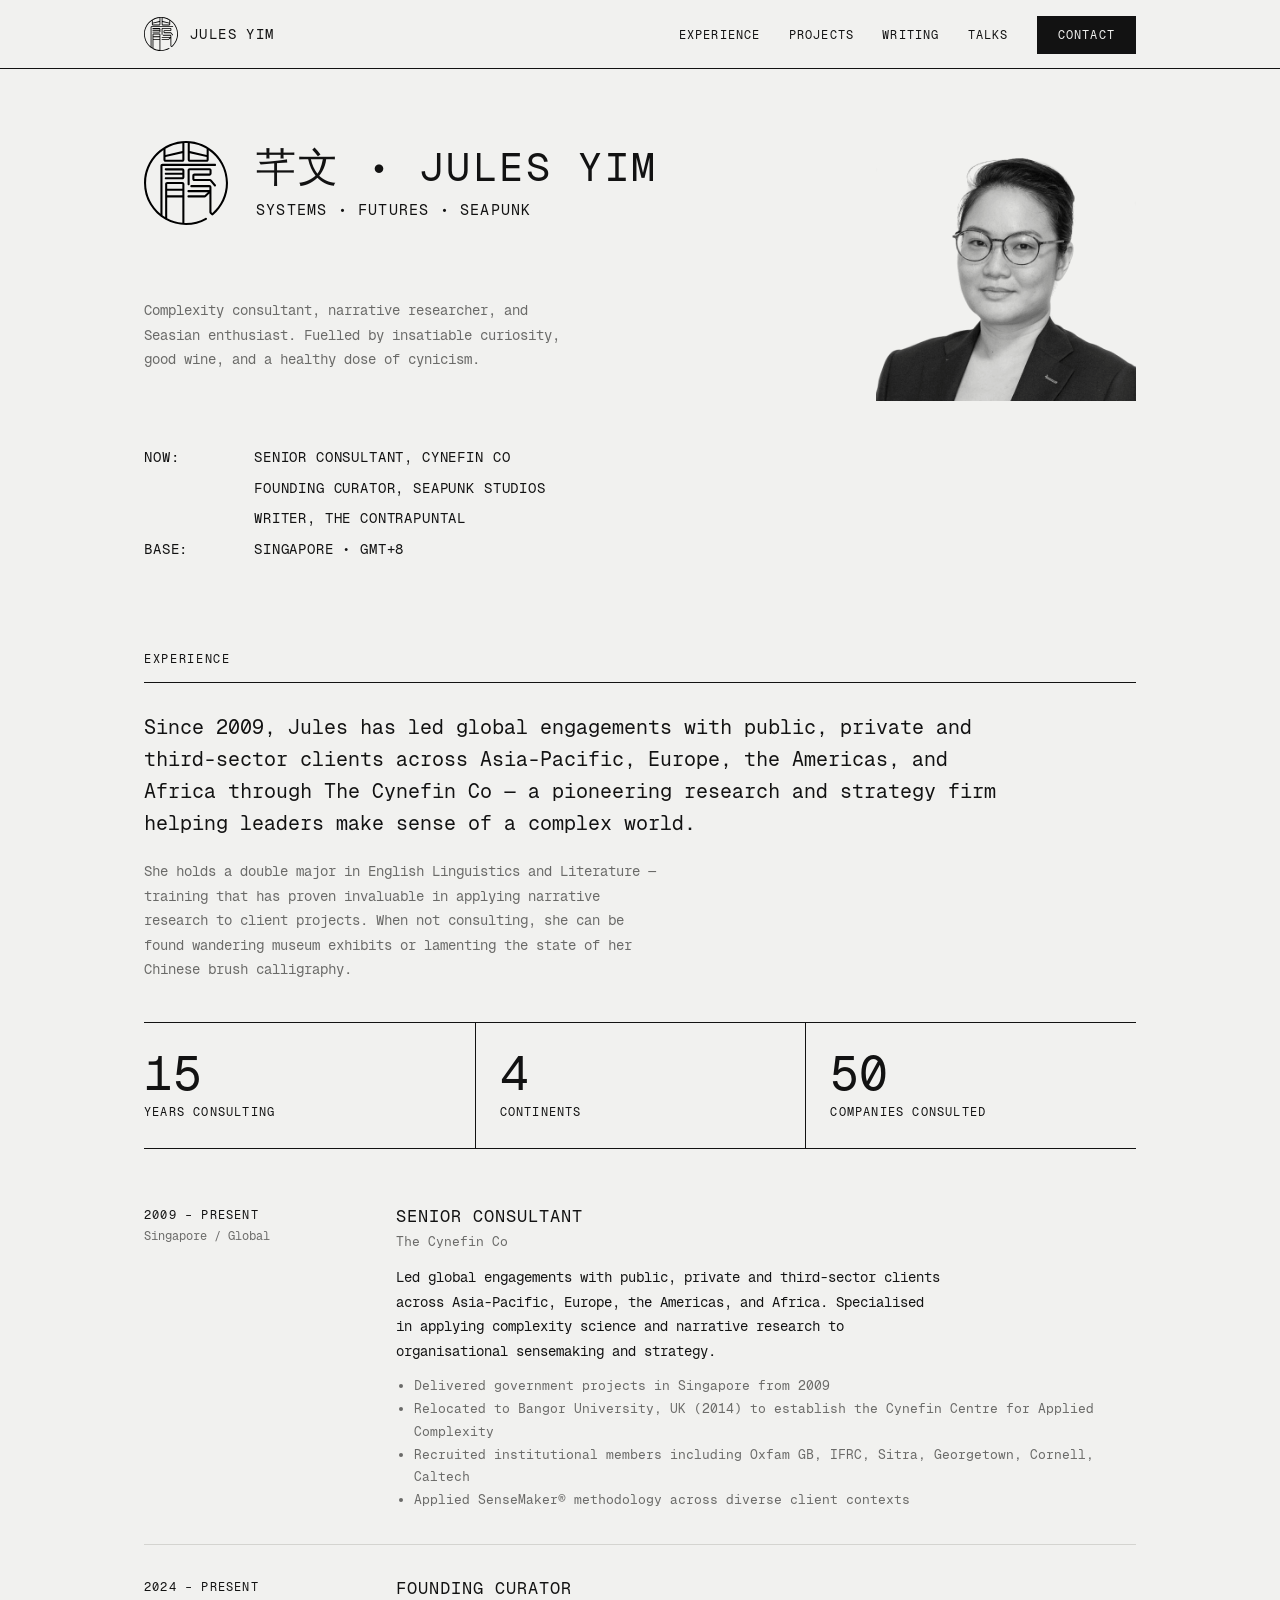
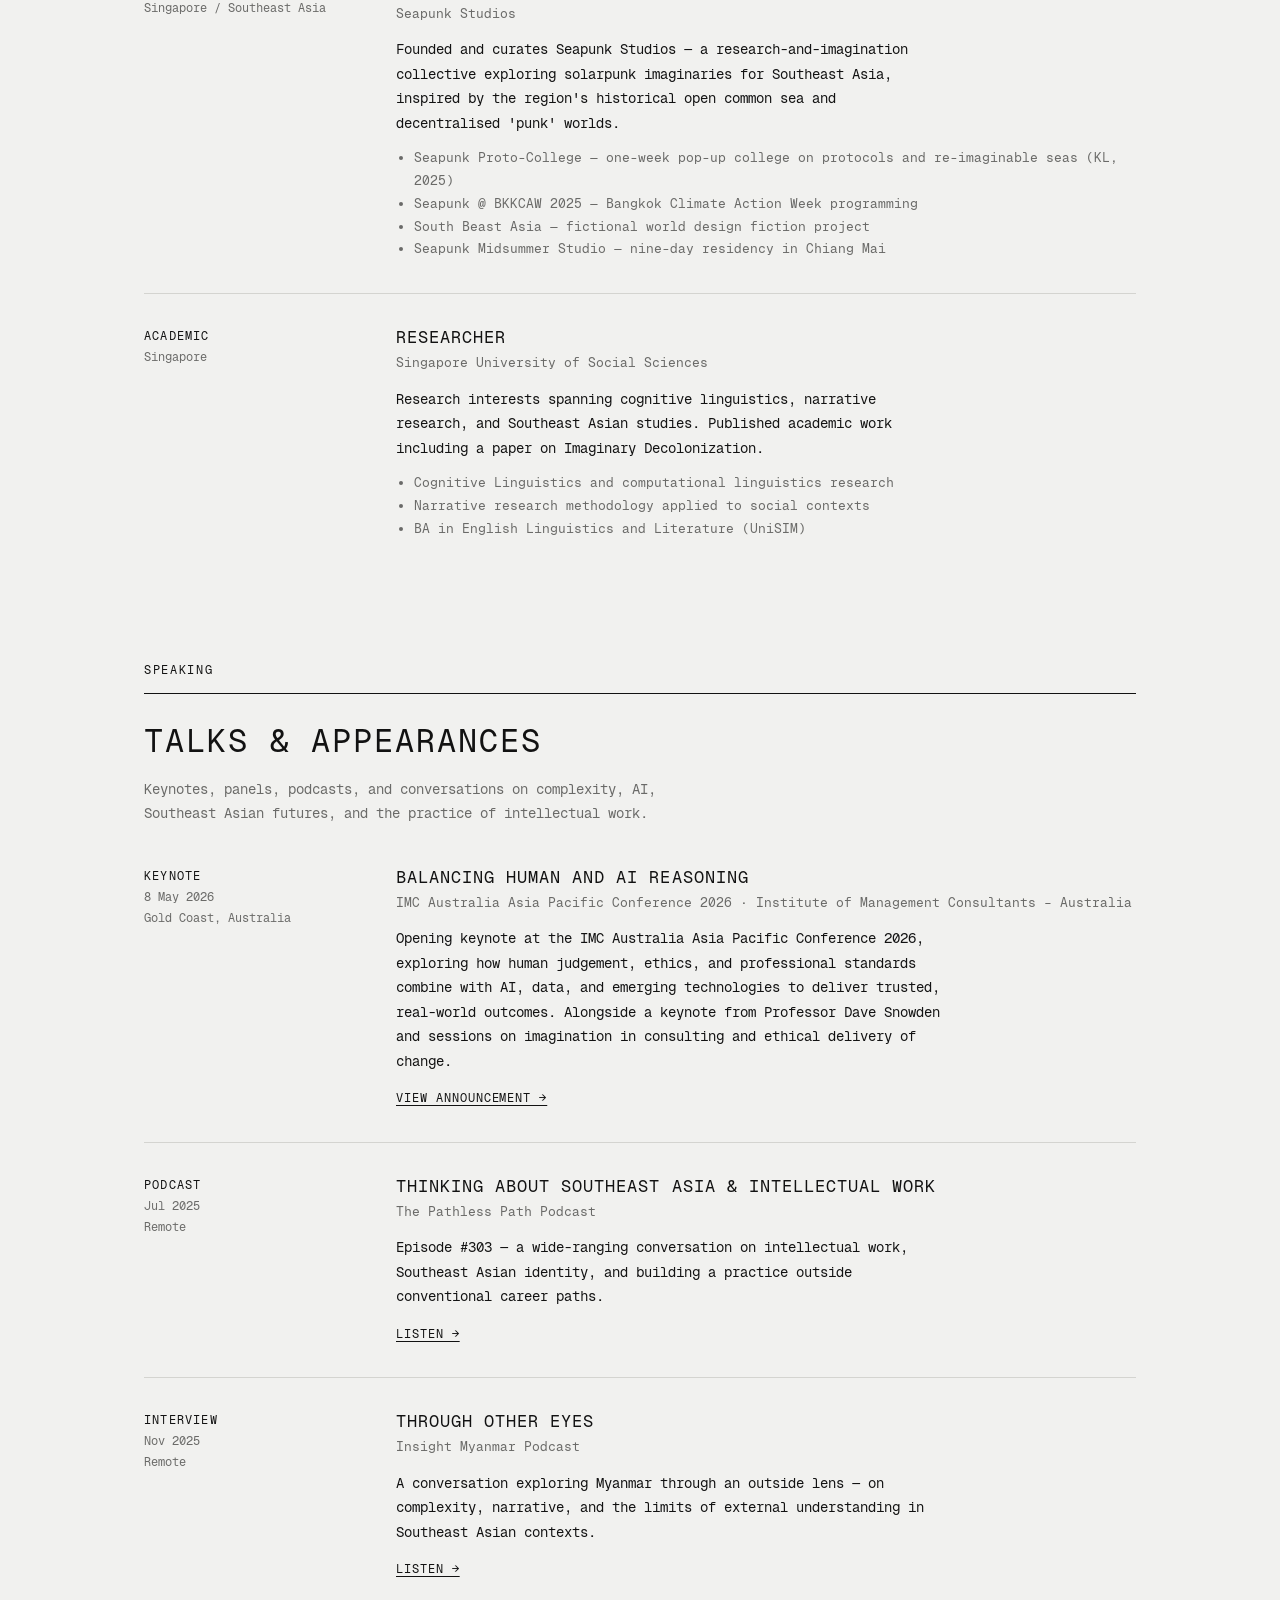
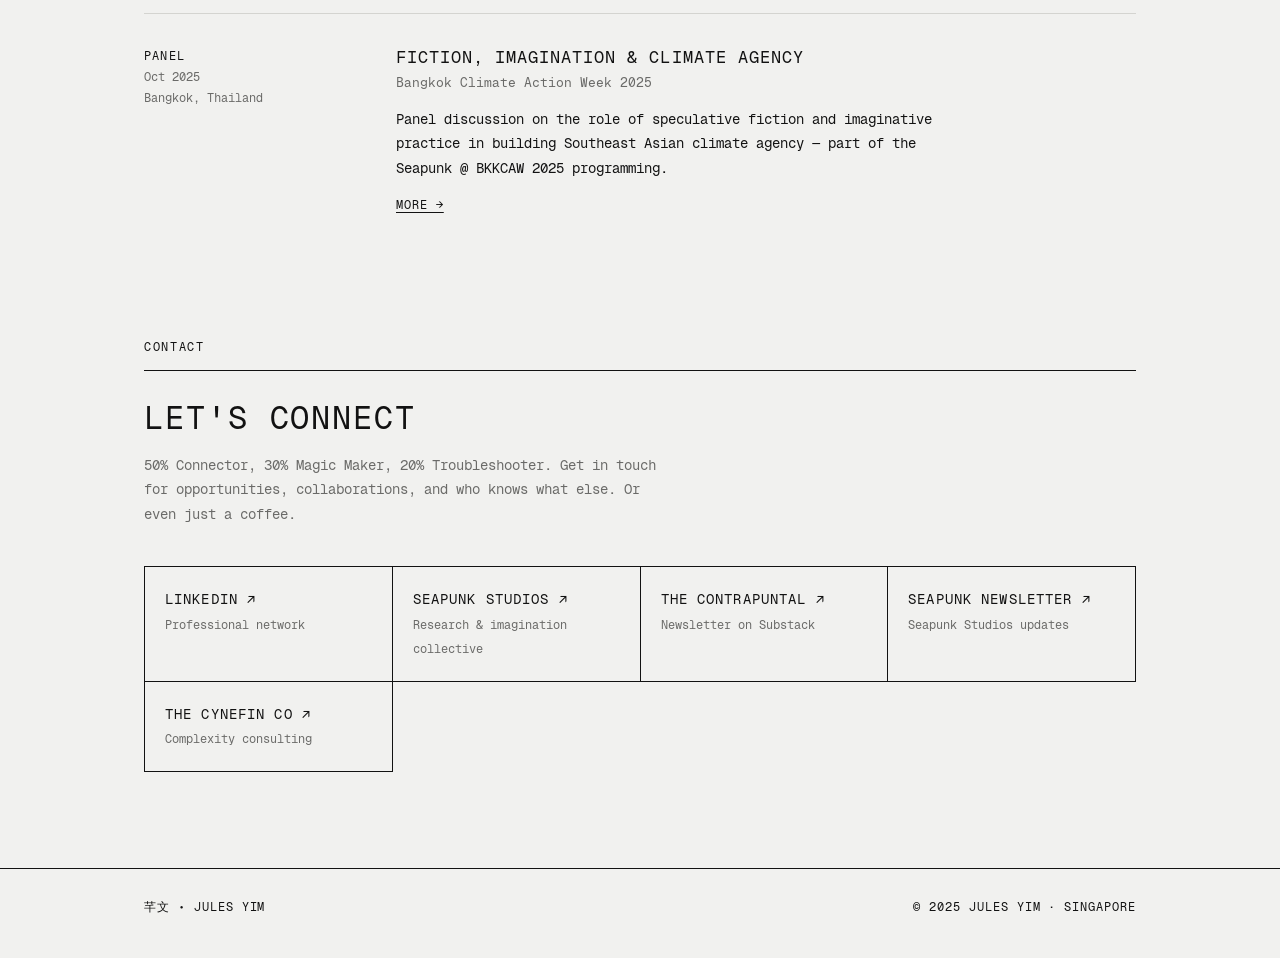
<file: index.html>
<!doctype html>
<html lang="en">
<head>
  <meta charset="utf-8">
  <meta name="viewport" content="width=device-width, initial-scale=1">
  <title>Jules Yim</title>
  <meta name="description" content="Jules Yim — Senior Consultant, Founding Curator of Seapunk Studios, researcher and writer based in Singapore.">
  <link rel="icon" href="assets/logo.svg" type="image/svg+xml">
  <link rel="stylesheet" href="styles.css?v=3">
</head>
<body>

<header class="nav">
  <div class="wrap">
    <a class="brand" href="index.html"><img src="assets/logo.svg" alt="" width="34" height="34">Jules Yim</a>
    <ul>
      <li><a href="index.html#experience">Experience</a></li>
      <li><a href="projects.html">Projects</a></li>
      <li><a href="writing.html">Writing</a></li>
      <li><a href="index.html#talks">Talks</a></li>
      <li><a class="btn" href="index.html#contact">Contact</a></li>
    </ul>
  </div>
</header>

<main class="wrap">

  <div class="card">
    <div class="text">
      <div class="id">
        <img src="assets/logo.svg" alt="Jules Yim seal" width="84" height="84">
        <div>
          <h1>芊文 • Jules Yim</h1>
          <div class="fields">Systems • Futures • Seapunk</div>
        </div>
      </div>
      <p class="tagline">Complexity consultant, narrative researcher, and Seasian enthusiast. Fuelled by insatiable curiosity, good wine, and a healthy dose of cynicism.</p>
      <dl>
        <dt>Now:</dt><dd>Senior Consultant, Cynefin Co</dd>
        <dt></dt><dd>Founding Curator, Seapunk Studios</dd>
        <dt></dt><dd>Writer, The Contrapuntal</dd>
        <dt>Base:</dt><dd>Singapore • GMT+8</dd>
      </dl>
    </div>
    <img class="photo" src="assets/jules-yim.jpg" alt="Portrait of Jules Yim" width="600" height="600">
  </div>

  <section id="experience">
    <div class="label">Experience</div>
    <p class="lede">Since 2009, Jules has led global engagements with public, private and third-sector clients across Asia-Pacific, Europe, the Americas, and Africa through The Cynefin Co — a pioneering research and strategy firm helping leaders make sense of a complex world.</p>
    <p class="sub">She holds a double major in English Linguistics and Literature — training that has proven invaluable in applying narrative research to client projects. When not consulting, she can be found wandering museum exhibits or lamenting the state of her Chinese brush calligraphy.</p>

    <div class="stats">
      <div><strong>15</strong><span>Years consulting</span></div>
      <div><strong>4</strong><span>Continents</span></div>
      <div><strong>50</strong><span>Companies consulted</span></div>
    </div>

    <article class="entry">
      <div class="meta"><b>2009 – Present</b>Singapore / Global</div>
      <div>
        <h3>Senior Consultant</h3>
        <div class="org">The Cynefin Co</div>
        <p>Led global engagements with public, private and third-sector clients across Asia-Pacific, Europe, the Americas, and Africa. Specialised in applying complexity science and narrative research to organisational sensemaking and strategy.</p>
        <ul>
          <li>Delivered government projects in Singapore from 2009</li>
          <li>Relocated to Bangor University, UK (2014) to establish the Cynefin Centre for Applied Complexity</li>
          <li>Recruited institutional members including Oxfam GB, IFRC, Sitra, Georgetown, Cornell, Caltech</li>
          <li>Applied SenseMaker® methodology across diverse client contexts</li>
        </ul>
      </div>
    </article>

    <article class="entry">
      <div class="meta"><b>2024 – Present</b>Singapore / Southeast Asia</div>
      <div>
        <h3>Founding Curator</h3>
        <div class="org">Seapunk Studios</div>
        <p>Founded and curates Seapunk Studios — a research-and-imagination collective exploring solarpunk imaginaries for Southeast Asia, inspired by the region's historical open common sea and decentralised 'punk' worlds.</p>
        <ul>
          <li>Seapunk Proto-College — one-week pop-up college on protocols and re-imaginable seas (KL, 2025)</li>
          <li>Seapunk @ BKKCAW 2025 — Bangkok Climate Action Week programming</li>
          <li>South Beast Asia — fictional world design fiction project</li>
          <li>Seapunk Midsummer Studio — nine-day residency in Chiang Mai</li>
        </ul>
      </div>
    </article>

    <article class="entry">
      <div class="meta"><b>Academic</b>Singapore</div>
      <div>
        <h3>Researcher</h3>
        <div class="org">Singapore University of Social Sciences</div>
        <p>Research interests spanning cognitive linguistics, narrative research, and Southeast Asian studies. Published academic work including a paper on Imaginary Decolonization.</p>
        <ul>
          <li>Cognitive Linguistics and computational linguistics research</li>
          <li>Narrative research methodology applied to social contexts</li>
          <li>BA in English Linguistics and Literature (UniSIM)</li>
        </ul>
      </div>
    </article>
  </section>

  <section id="talks">
    <div class="label">Speaking</div>
    <h2>Talks &amp; Appearances</h2>
    <p class="sub">Keynotes, panels, podcasts, and conversations on complexity, AI, Southeast Asian futures, and the practice of intellectual work.</p>

    <article class="entry">
      <div class="meta"><b>Keynote</b>8 May 2026<br>Gold Coast, Australia</div>
      <div>
        <h3>Balancing Human and AI Reasoning</h3>
        <div class="org">IMC Australia Asia Pacific Conference 2026 · Institute of Management Consultants – Australia</div>
        <p>Opening keynote at the IMC Australia Asia Pacific Conference 2026, exploring how human judgement, ethics, and professional standards combine with AI, data, and emerging technologies to deliver trusted, real-world outcomes. Alongside a keynote from Professor Dave Snowden and sessions on imagination in consulting and ethical delivery of change.</p>
        <a class="more" href="https://www.linkedin.com/feed/update/urn%3Ali%3Aactivity%3A7437710015148478464/" target="_blank" rel="noopener noreferrer">View announcement →</a>
      </div>
    </article>

    <article class="entry">
      <div class="meta"><b>Podcast</b>Jul 2025<br>Remote</div>
      <div>
        <h3>Thinking About Southeast Asia &amp; Intellectual Work</h3>
        <div class="org">The Pathless Path Podcast</div>
        <p>Episode #303 — a wide-ranging conversation on intellectual work, Southeast Asian identity, and building a practice outside conventional career paths.</p>
        <a class="more" href="https://newsletter.pathlesspath.com" target="_blank" rel="noopener noreferrer">Listen →</a>
      </div>
    </article>

    <article class="entry">
      <div class="meta"><b>Interview</b>Nov 2025<br>Remote</div>
      <div>
        <h3>Through Other Eyes</h3>
        <div class="org">Insight Myanmar Podcast</div>
        <p>A conversation exploring Myanmar through an outside lens — on complexity, narrative, and the limits of external understanding in Southeast Asian contexts.</p>
        <a class="more" href="https://thecontrapuntal.substack.com" target="_blank" rel="noopener noreferrer">Listen →</a>
      </div>
    </article>

    <article class="entry">
      <div class="meta"><b>Panel</b>Oct 2025<br>Bangkok, Thailand</div>
      <div>
        <h3>Fiction, Imagination &amp; Climate Agency</h3>
        <div class="org">Bangkok Climate Action Week 2025</div>
        <p>Panel discussion on the role of speculative fiction and imaginative practice in building Southeast Asian climate agency — part of the Seapunk @ BKKCAW 2025 programming.</p>
        <a class="more" href="https://seapunkstudios.notion.site" target="_blank" rel="noopener noreferrer">More →</a>
      </div>
    </article>
  </section>

  <section id="contact">
    <div class="label">Contact</div>
    <h2>Let's connect</h2>
    <p class="sub">50% Connector, 30% Magic Maker, 20% Troubleshooter. Get in touch for opportunities, collaborations, and who knows what else. Or even just a coffee.</p>

    <div class="links">
      <a href="https://linkedin.com/in/jules-yim" target="_blank" rel="noopener noreferrer"><b>LinkedIn ↗</b><span>Professional network</span></a>
      <a href="https://seapunkstudios.notion.site" target="_blank" rel="noopener noreferrer"><b>Seapunk Studios ↗</b><span>Research &amp; imagination collective</span></a>
      <a href="https://thecontrapuntal.substack.com" target="_blank" rel="noopener noreferrer"><b>The Contrapuntal ↗</b><span>Newsletter on Substack</span></a>
      <a href="https://seapunk.substack.com" target="_blank" rel="noopener noreferrer"><b>Seapunk Newsletter ↗</b><span>Seapunk Studios updates</span></a>
      <a href="https://thecynefin.co/team/jules-yim/" target="_blank" rel="noopener noreferrer"><b>The Cynefin Co ↗</b><span>Complexity consulting</span></a>
    </div>
  </section>

</main>

<footer>
  <div class="wrap">
    <div>芊文 • Jules Yim</div>
    <div>© 2025 Jules Yim · Singapore</div>
  </div>
</footer>

</body>
</html>
</file>
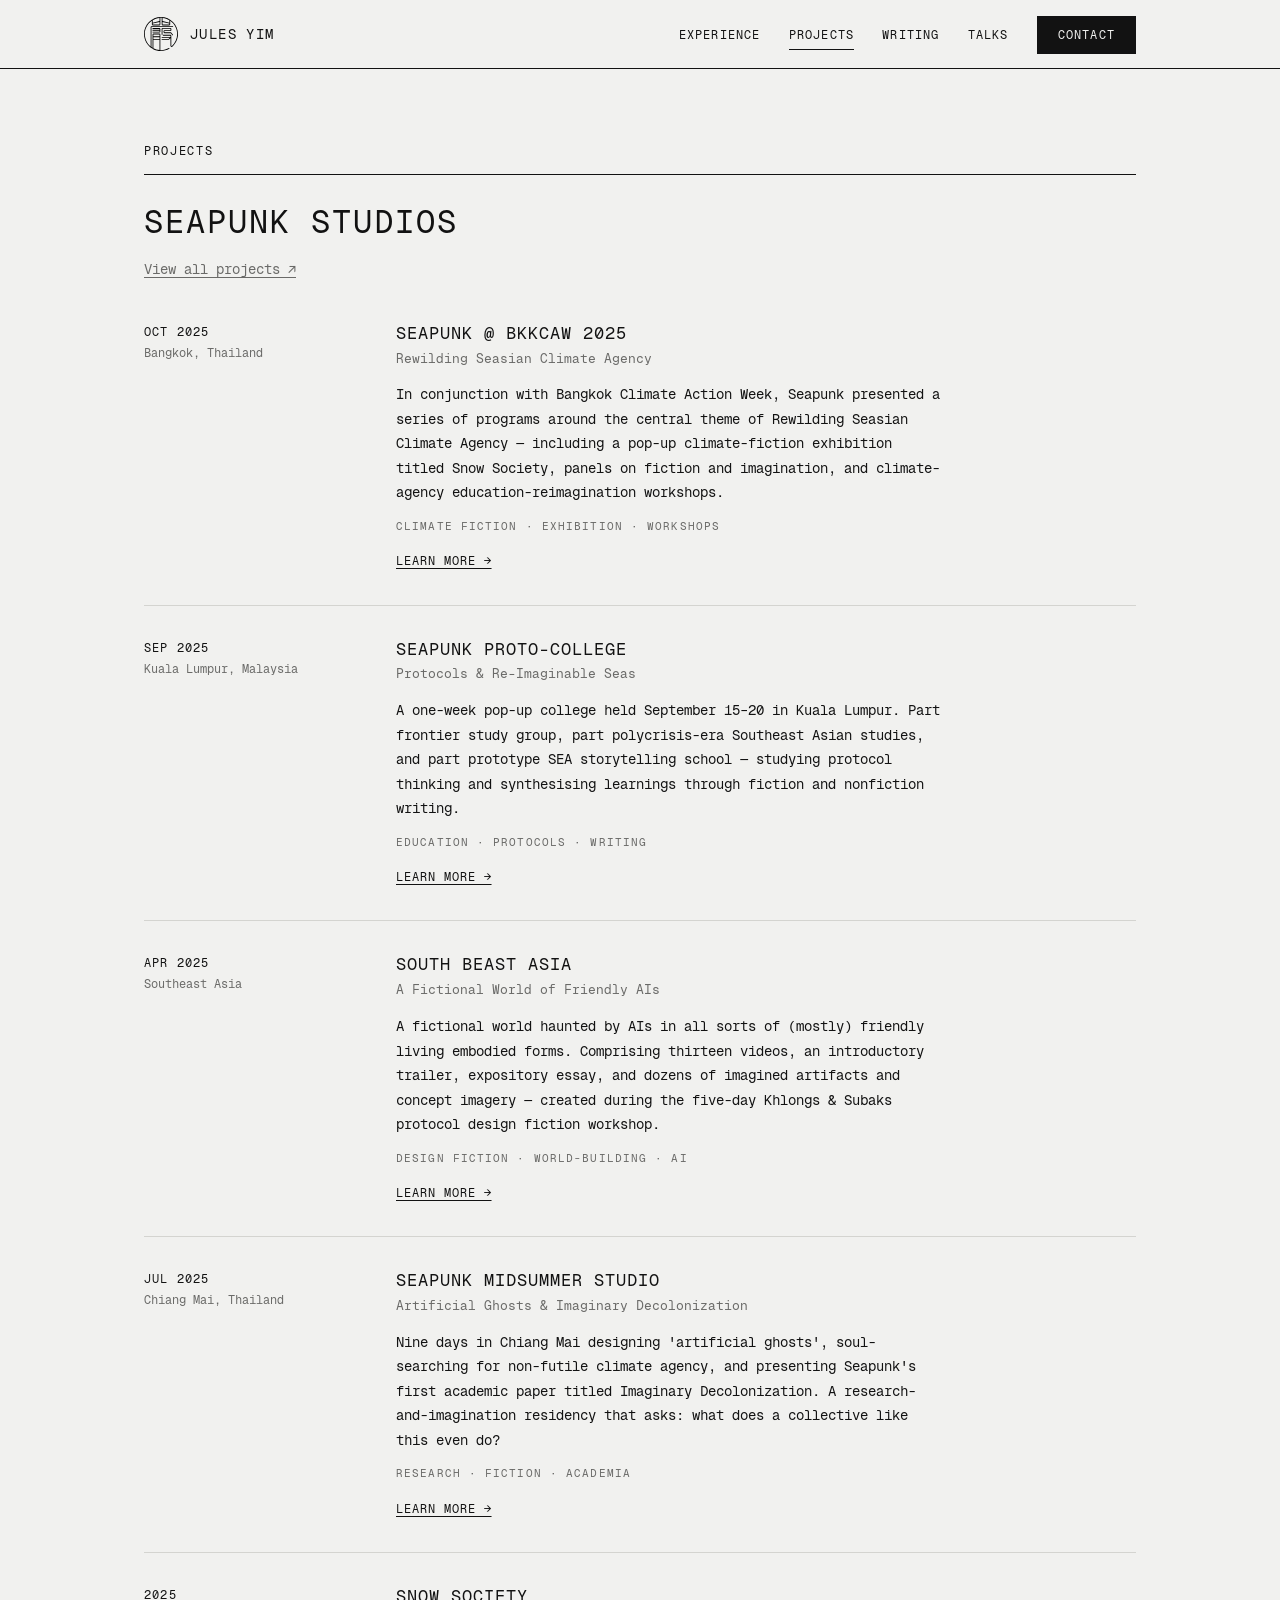
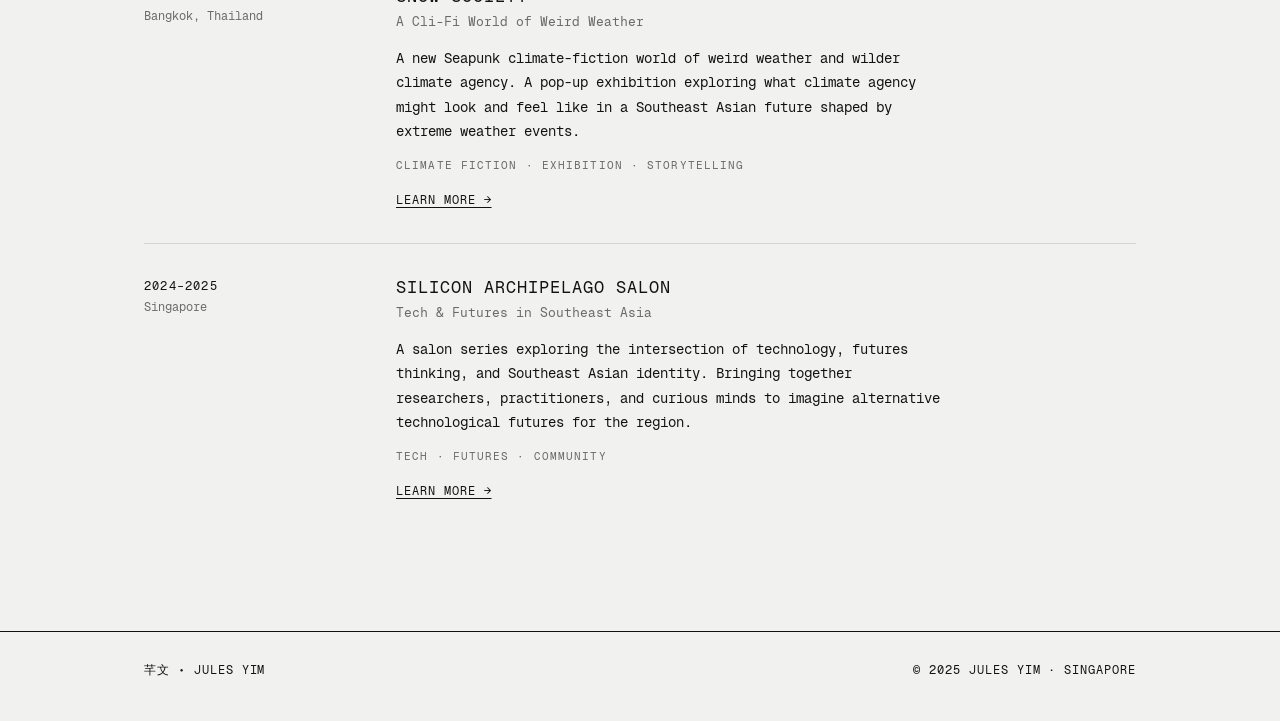
<file: projects.html>
<!doctype html>
<html lang="en">
<head>
  <meta charset="utf-8">
  <meta name="viewport" content="width=device-width, initial-scale=1">
  <title>Projects — Jules Yim</title>
  <meta name="description" content="Seapunk Studios projects curated by Jules Yim.">
  <link rel="icon" href="assets/logo.svg" type="image/svg+xml">
  <link rel="stylesheet" href="styles.css?v=3">
</head>
<body>

<header class="nav">
  <div class="wrap">
    <a class="brand" href="index.html"><img src="assets/logo.svg" alt="" width="34" height="34">Jules Yim</a>
    <ul>
      <li><a href="index.html#experience">Experience</a></li>
      <li><a href="projects.html" aria-current="page">Projects</a></li>
      <li><a href="writing.html">Writing</a></li>
      <li><a href="index.html#talks">Talks</a></li>
      <li><a class="btn" href="index.html#contact">Contact</a></li>
    </ul>
  </div>
</header>

<main class="wrap">
  <section class="page-head">
    <div class="label">Projects</div>
    <h2>Seapunk Studios</h2>
    <p class="sub"><a href="https://seapunkstudios.notion.site" target="_blank" rel="noopener noreferrer">View all projects ↗</a></p>

    <article class="entry">
      <div class="meta"><b>Oct 2025</b>Bangkok, Thailand</div>
      <div>
        <h3>Seapunk @ BKKCAW 2025</h3>
        <div class="org">Rewilding Seasian Climate Agency</div>
        <p>In conjunction with Bangkok Climate Action Week, Seapunk presented a series of programs around the central theme of Rewilding Seasian Climate Agency — including a pop-up climate-fiction exhibition titled Snow Society, panels on fiction and imagination, and climate-agency education-reimagination workshops.</p>
        <p class="tags">Climate Fiction · Exhibition · Workshops</p>
        <a class="more" href="https://seapunkstudios.notion.site" target="_blank" rel="noopener noreferrer">Learn more →</a>
      </div>
    </article>

    <article class="entry">
      <div class="meta"><b>Sep 2025</b>Kuala Lumpur, Malaysia</div>
      <div>
        <h3>Seapunk Proto-College</h3>
        <div class="org">Protocols &amp; Re-Imaginable Seas</div>
        <p>A one-week pop-up college held September 15–20 in Kuala Lumpur. Part frontier study group, part polycrisis-era Southeast Asian studies, and part prototype SEA storytelling school — studying protocol thinking and synthesising learnings through fiction and nonfiction writing.</p>
        <p class="tags">Education · Protocols · Writing</p>
        <a class="more" href="https://seapunkstudios.notion.site" target="_blank" rel="noopener noreferrer">Learn more →</a>
      </div>
    </article>

    <article class="entry">
      <div class="meta"><b>Apr 2025</b>Southeast Asia</div>
      <div>
        <h3>South Beast Asia</h3>
        <div class="org">A Fictional World of Friendly AIs</div>
        <p>A fictional world haunted by AIs in all sorts of (mostly) friendly living embodied forms. Comprising thirteen videos, an introductory trailer, expository essay, and dozens of imagined artifacts and concept imagery — created during the five-day Khlongs &amp; Subaks protocol design fiction workshop.</p>
        <p class="tags">Design Fiction · World-building · AI</p>
        <a class="more" href="https://southbeast.asia" target="_blank" rel="noopener noreferrer">Learn more →</a>
      </div>
    </article>

    <article class="entry">
      <div class="meta"><b>Jul 2025</b>Chiang Mai, Thailand</div>
      <div>
        <h3>Seapunk Midsummer Studio</h3>
        <div class="org">Artificial Ghosts &amp; Imaginary Decolonization</div>
        <p>Nine days in Chiang Mai designing 'artificial ghosts', soul-searching for non-futile climate agency, and presenting Seapunk's first academic paper titled Imaginary Decolonization. A research-and-imagination residency that asks: what does a collective like this even do?</p>
        <p class="tags">Research · Fiction · Academia</p>
        <a class="more" href="https://seapunkstudios.notion.site" target="_blank" rel="noopener noreferrer">Learn more →</a>
      </div>
    </article>

    <article class="entry">
      <div class="meta"><b>2025</b>Bangkok, Thailand</div>
      <div>
        <h3>Snow Society</h3>
        <div class="org">A Cli-Fi World of Weird Weather</div>
        <p>A new Seapunk climate-fiction world of weird weather and wilder climate agency. A pop-up exhibition exploring what climate agency might look and feel like in a Southeast Asian future shaped by extreme weather events.</p>
        <p class="tags">Climate Fiction · Exhibition · Storytelling</p>
        <a class="more" href="https://seapunkstudios.notion.site" target="_blank" rel="noopener noreferrer">Learn more →</a>
      </div>
    </article>

    <article class="entry">
      <div class="meta"><b>2024–2025</b>Singapore</div>
      <div>
        <h3>Silicon Archipelago Salon</h3>
        <div class="org">Tech &amp; Futures in Southeast Asia</div>
        <p>A salon series exploring the intersection of technology, futures thinking, and Southeast Asian identity. Bringing together researchers, practitioners, and curious minds to imagine alternative technological futures for the region.</p>
        <p class="tags">Tech · Futures · Community</p>
        <a class="more" href="https://seapunkstudios.notion.site" target="_blank" rel="noopener noreferrer">Learn more →</a>
      </div>
    </article>
  </section>
</main>

<footer>
  <div class="wrap">
    <div>芊文 • Jules Yim</div>
    <div>© 2025 Jules Yim · Singapore</div>
  </div>
</footer>

</body>
</html>
</file>
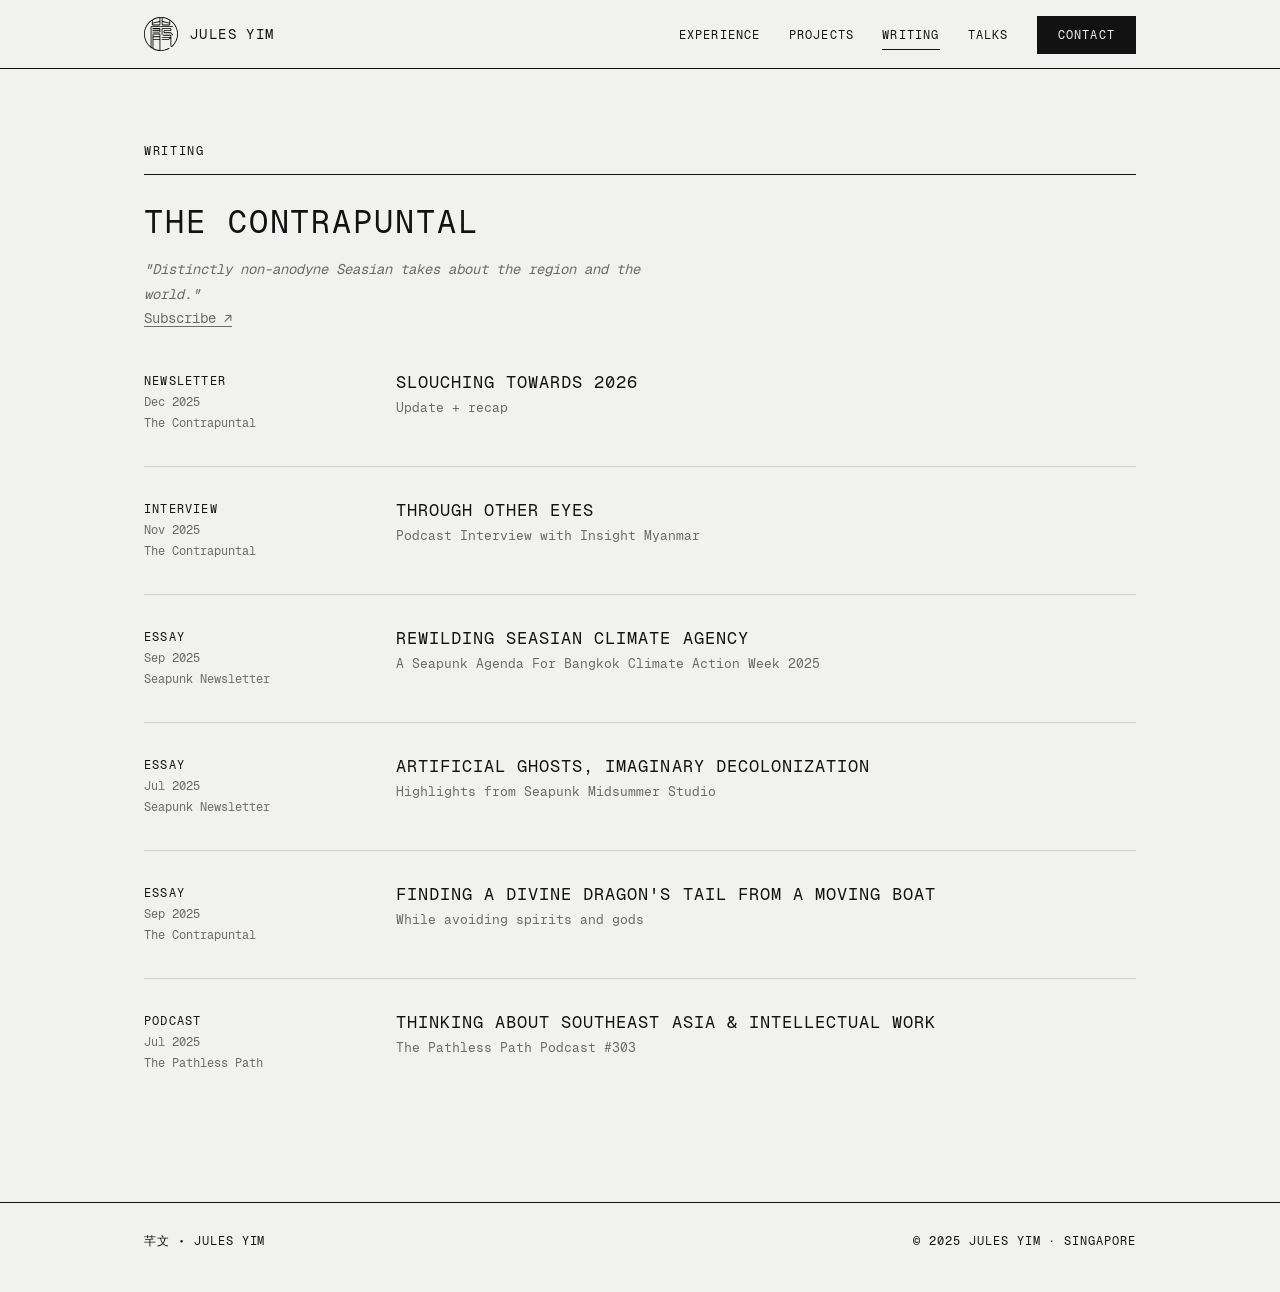
<file: writing.html>
<!doctype html>
<html lang="en">
<head>
  <meta charset="utf-8">
  <meta name="viewport" content="width=device-width, initial-scale=1">
  <title>Writing — Jules Yim</title>
  <meta name="description" content="Essays, newsletters and interviews by Jules Yim.">
  <link rel="icon" href="assets/logo.svg" type="image/svg+xml">
  <link rel="stylesheet" href="styles.css?v=3">
</head>
<body>

<header class="nav">
  <div class="wrap">
    <a class="brand" href="index.html"><img src="assets/logo.svg" alt="" width="34" height="34">Jules Yim</a>
    <ul>
      <li><a href="index.html#experience">Experience</a></li>
      <li><a href="projects.html">Projects</a></li>
      <li><a href="writing.html" aria-current="page">Writing</a></li>
      <li><a href="index.html#talks">Talks</a></li>
      <li><a class="btn" href="index.html#contact">Contact</a></li>
    </ul>
  </div>
</header>

<main class="wrap">
  <section class="page-head">
    <div class="label">Writing</div>
    <h2>The Contrapuntal</h2>
    <p class="sub"><i>"Distinctly non-anodyne Seasian takes about the region and the world."</i><br><a href="https://thecontrapuntal.substack.com" target="_blank" rel="noopener noreferrer">Subscribe ↗</a></p>

    <article class="entry">
      <div class="meta"><b>Newsletter</b>Dec 2025<br>The Contrapuntal</div>
      <div>
        <h3><a href="https://thecontrapuntal.substack.com" target="_blank" rel="noopener noreferrer">Slouching Towards 2026</a></h3>
        <div class="org">Update + recap</div>
      </div>
    </article>

    <article class="entry">
      <div class="meta"><b>Interview</b>Nov 2025<br>The Contrapuntal</div>
      <div>
        <h3><a href="https://thecontrapuntal.substack.com" target="_blank" rel="noopener noreferrer">Through Other Eyes</a></h3>
        <div class="org">Podcast Interview with Insight Myanmar</div>
      </div>
    </article>

    <article class="entry">
      <div class="meta"><b>Essay</b>Sep 2025<br>Seapunk Newsletter</div>
      <div>
        <h3><a href="https://seapunk.substack.com/p/rewilding-seasian-climate-agency" target="_blank" rel="noopener noreferrer">Rewilding Seasian Climate Agency</a></h3>
        <div class="org">A Seapunk Agenda For Bangkok Climate Action Week 2025</div>
      </div>
    </article>

    <article class="entry">
      <div class="meta"><b>Essay</b>Jul 2025<br>Seapunk Newsletter</div>
      <div>
        <h3><a href="https://seapunk.substack.com/p/artificial-ghosts-imaginary-decolonization" target="_blank" rel="noopener noreferrer">Artificial Ghosts, Imaginary Decolonization</a></h3>
        <div class="org">Highlights from Seapunk Midsummer Studio</div>
      </div>
    </article>

    <article class="entry">
      <div class="meta"><b>Essay</b>Sep 2025<br>The Contrapuntal</div>
      <div>
        <h3><a href="https://thecontrapuntal.substack.com" target="_blank" rel="noopener noreferrer">Finding a divine dragon's tail from a moving boat</a></h3>
        <div class="org">While avoiding spirits and gods</div>
      </div>
    </article>

    <article class="entry">
      <div class="meta"><b>Podcast</b>Jul 2025<br>The Pathless Path</div>
      <div>
        <h3><a href="https://newsletter.pathlesspath.com" target="_blank" rel="noopener noreferrer">Thinking About Southeast Asia &amp; Intellectual Work</a></h3>
        <div class="org">The Pathless Path Podcast #303</div>
      </div>
    </article>
  </section>
</main>

<footer>
  <div class="wrap">
    <div>芊文 • Jules Yim</div>
    <div>© 2025 Jules Yim · Singapore</div>
  </div>
</footer>

</body>
</html>
</file>
<file: styles.css>
/* Visual style follows the business card: Geist Mono, near-black ink on warm off-white,
   with the purple from the back of the card as the accent. */
@font-face {
  font-family: "Geist Mono";
  src: url("assets/fonts/GeistMono-Regular.otf") format("opentype");
  font-weight: 400 500;
  font-display: swap;
}

:root {
  --font: "Geist Mono", ui-monospace, Menlo, monospace;
  --ink: #121212;
  --paper: #f1f1ef;
  --muted: #6a6a68;
  --hair: #d4d4d0;
  --accent: #6d3f7f;
  --page: 1040px;
}

* { box-sizing: border-box; }

html { scroll-behavior: smooth; }

body {
  margin: 0;
  background: var(--paper);
  color: var(--ink);
  font-family: var(--font);
  font-size: 14px;
  line-height: 1.75;
  -webkit-font-smoothing: antialiased;
}

a { color: inherit; text-underline-offset: 3px; }
a:hover { color: var(--accent); }

.wrap {
  max-width: var(--page);
  margin: 0 auto;
  padding: 0 24px;
}

/* Navigation */
.nav {
  position: sticky;
  top: 0;
  z-index: 10;
  background: var(--paper);
  border-bottom: 1px solid var(--ink);
}
.nav .wrap {
  display: flex;
  align-items: center;
  justify-content: space-between;
  gap: 16px;
  min-height: 68px;
  flex-wrap: wrap;
}
.brand {
  display: flex;
  align-items: center;
  gap: 12px;
  font-size: 14px;
  letter-spacing: 0.1em;
  text-transform: uppercase;
  text-decoration: none;
}
.brand img { width: 34px; height: 34px; display: block; }
.nav ul {
  display: flex;
  align-items: center;
  gap: 28px;
  list-style: none;
  margin: 0;
  padding: 0;
}
.nav ul a {
  font-size: 12px;
  letter-spacing: 0.1em;
  text-transform: uppercase;
  text-decoration: none;
  padding: 6px 0;
  border-bottom: 1px solid transparent;
}
.nav ul a:hover,
.nav ul a[aria-current="page"] { border-bottom-color: currentColor; }
.nav ul a.btn {
  padding: 10px 20px;
  background: var(--ink);
  color: var(--paper);
  border: 1px solid var(--ink);
}
.nav ul a.btn:hover { background: var(--accent); border-color: var(--accent); color: var(--paper); }

/* Business card */
.card {
  display: grid;
  grid-template-columns: 1fr 260px;
  gap: 48px;
  margin: 72px 0 0;
  min-height: 420px;
}
.card .text {
  display: flex;
  flex-direction: column;
  justify-content: space-between;
  gap: 48px;
}
.card .id {
  display: flex;
  align-items: center;
  gap: 28px;
}
.card .id img { width: 84px; height: 84px; flex: none; }
.card h1 {
  font-weight: 400;
  font-size: clamp(24px, 4vw, 40px);
  line-height: 1.2;
  letter-spacing: 0.06em;
  text-transform: uppercase;
  margin: 0 0 6px;
}
.card .fields {
  font-size: clamp(12px, 1.6vw, 15px);
  letter-spacing: 0.08em;
  text-transform: uppercase;
}
.card .tagline {
  max-width: 52ch;
  margin: 0;
  color: var(--muted);
}
.card dl {
  display: grid;
  grid-template-columns: 110px 1fr;
  row-gap: 6px;
  margin: 0;
  font-size: 14px;
  letter-spacing: 0.06em;
  text-transform: uppercase;
}
.card dd { margin: 0; }
.card .photo {
  display: block;
  width: 100%;
  height: auto;
  aspect-ratio: 1;
  object-fit: cover;
  filter: grayscale(1) contrast(1.05);
  mix-blend-mode: multiply;
}
/* Sections */
section { padding: 88px 0 0; }
.label {
  font-size: 12px;
  letter-spacing: 0.14em;
  text-transform: uppercase;
  margin: 0 0 28px;
  padding-bottom: 12px;
  border-bottom: 1px solid var(--ink);
}
h2 {
  font-weight: 400;
  font-size: clamp(22px, 3.2vw, 32px);
  line-height: 1.2;
  letter-spacing: 0.06em;
  text-transform: uppercase;
  margin: 0 0 16px;
}
.lede {
  font-size: clamp(16px, 2vw, 20px);
  line-height: 1.6;
  max-width: 44em;
  margin: 0 0 20px;
}
.sub {
  max-width: 64ch;
  color: var(--muted);
  margin: 0 0 40px;
}

.stats {
  display: grid;
  grid-template-columns: repeat(3, 1fr);
  border-top: 1px solid var(--ink);
  border-bottom: 1px solid var(--ink);
  margin: 0 0 56px;
}
.stats div { padding: 24px 0; }
.stats div + div { padding-left: 24px; border-left: 1px solid var(--ink); }
.stats strong {
  display: block;
  font-weight: 400;
  font-size: 48px;
  line-height: 1.1;
}
.stats span {
  font-size: 12px;
  letter-spacing: 0.1em;
  text-transform: uppercase;
}

/* Entries: experience, talks, projects, writing */
.entry {
  display: grid;
  grid-template-columns: 220px 1fr;
  gap: 32px;
  padding: 32px 0;
  border-top: 1px solid var(--hair);
}
.entry:first-of-type { border-top: 0; padding-top: 0; }
.entry .meta {
  font-size: 12px;
  color: var(--muted);
}
.entry .meta b {
  display: block;
  font-weight: 400;
  color: var(--ink);
  letter-spacing: 0.1em;
  text-transform: uppercase;
}
.entry h3 {
  font-weight: 400;
  font-size: 17px;
  line-height: 1.4;
  letter-spacing: 0.06em;
  text-transform: uppercase;
  margin: 0 0 2px;
}
.entry h3 a { text-decoration: none; }
.entry h3 a:hover { text-decoration: underline; }
.entry .org { margin: 0 0 12px; font-size: 13px; color: var(--muted); }
.entry p { margin: 0 0 12px; max-width: 68ch; }
.entry ul { margin: 0; padding-left: 18px; color: var(--muted); font-size: 13px; }
.entry .tags {
  font-size: 11px;
  letter-spacing: 0.1em;
  text-transform: uppercase;
  color: var(--muted);
}
.entry .more { font-size: 12px; letter-spacing: 0.08em; text-transform: uppercase; }

/* Contact */
.links {
  display: grid;
  grid-template-columns: repeat(auto-fill, minmax(240px, 1fr));
  border-top: 1px solid var(--ink);
  border-left: 1px solid var(--ink);
  margin: 0 0 40px;
}
.links a {
  display: block;
  padding: 20px;
  text-decoration: none;
  border-right: 1px solid var(--ink);
  border-bottom: 1px solid var(--ink);
}
.links a:hover { background: var(--ink); color: var(--paper); }
.links a:hover span { color: var(--paper); }
.links b { display: block; font-weight: 400; letter-spacing: 0.08em; text-transform: uppercase; }
.links span { font-size: 12px; color: var(--muted); }

.page-head { padding-top: 72px; }

footer {
  margin-top: 96px;
  border-top: 1px solid var(--ink);
  font-size: 12px;
  letter-spacing: 0.08em;
  text-transform: uppercase;
}
footer .wrap {
  display: flex;
  flex-wrap: wrap;
  justify-content: space-between;
  gap: 16px;
  padding-top: 28px;
  padding-bottom: 40px;
}

@media (max-width: 760px) {
  .nav .wrap { padding-top: 12px; padding-bottom: 12px; }
  .nav ul { gap: 16px; flex-wrap: wrap; }
  .card { grid-template-columns: 1fr 96px; gap: 16px; margin-top: 40px; min-height: 0; }
  .card .id { gap: 14px; align-items: flex-start; }
  .card .id img { width: 48px; height: 48px; }
  .card dl { grid-template-columns: 64px 1fr; font-size: 12px; }
  section { padding-top: 64px; }
  .stats strong { font-size: 34px; }
  .stats div + div { padding-left: 12px; }
  .entry { grid-template-columns: 1fr; gap: 8px; }
}
</file>
